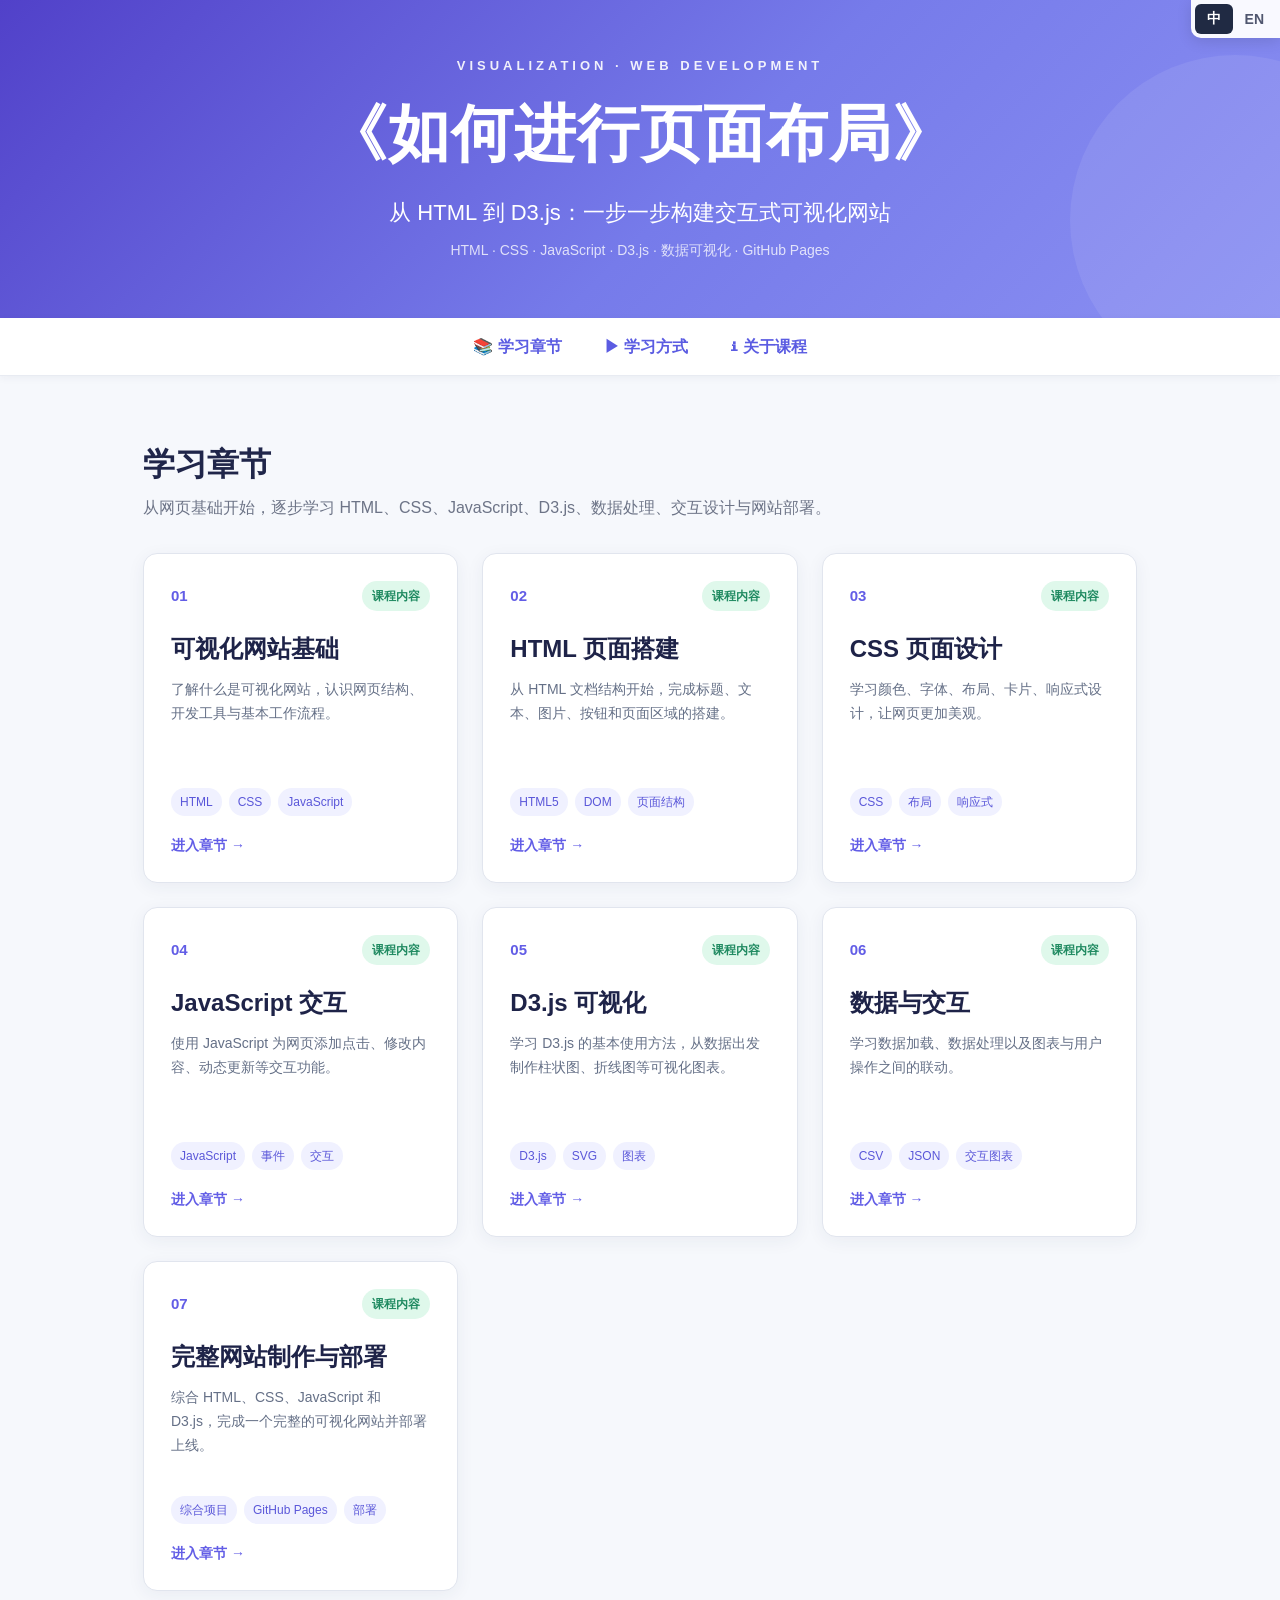
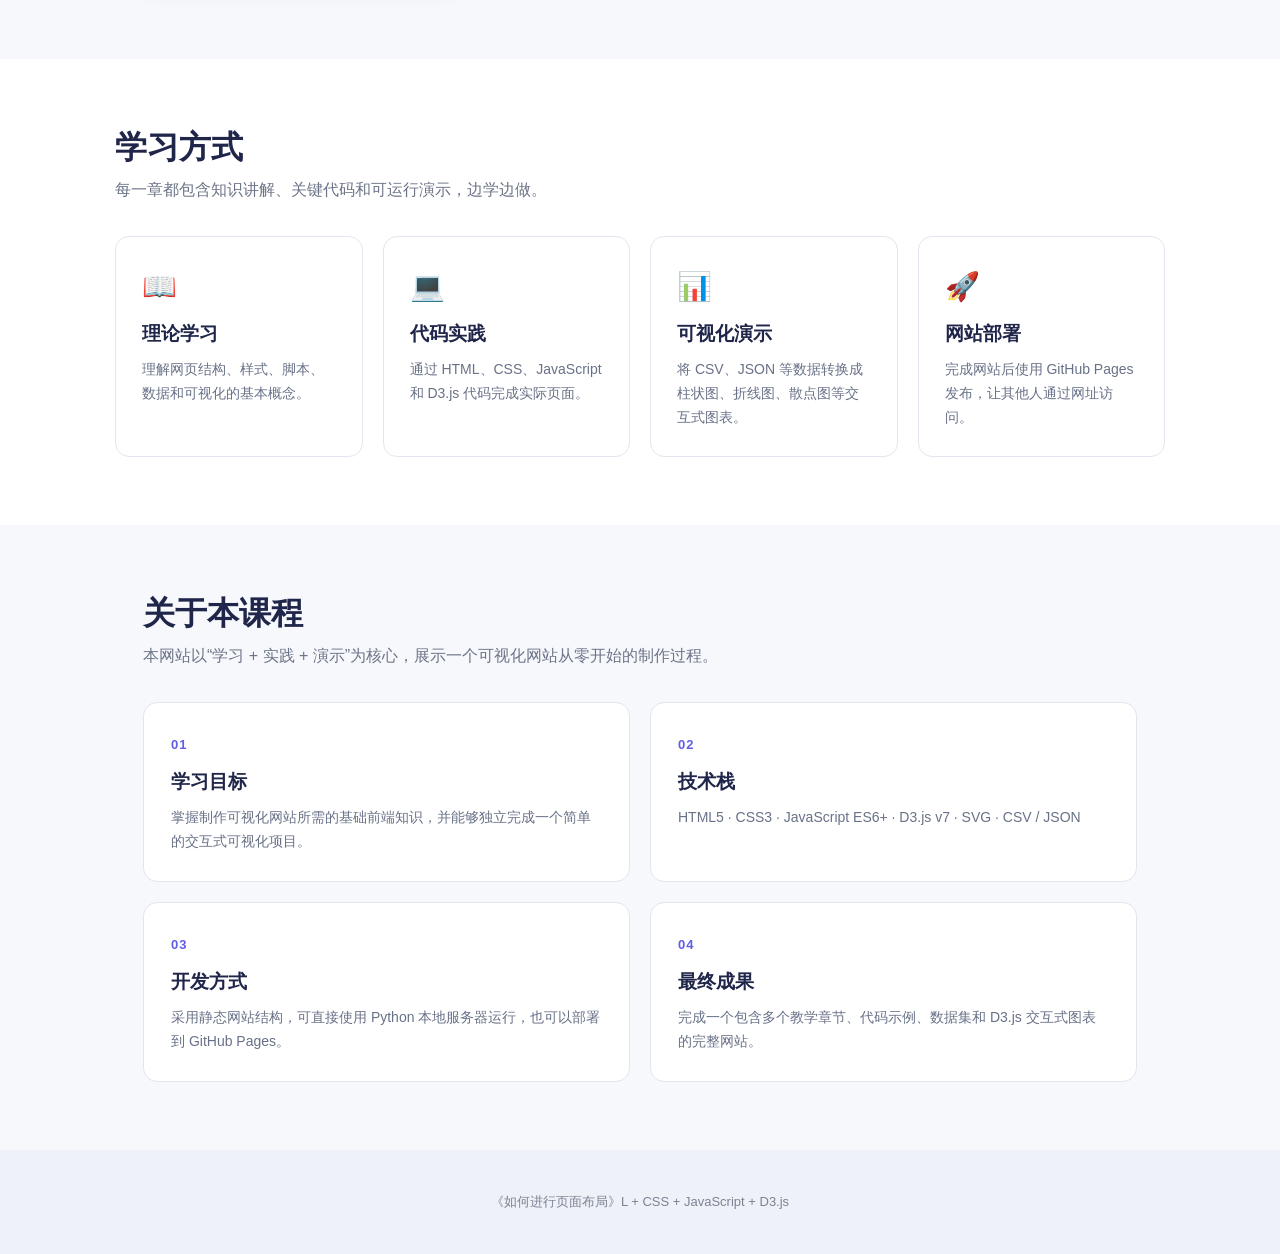
<file: index.html>
<!DOCTYPE html>
<html lang="zh-CN">
<head>
  <meta charset="UTF-8">
  <meta name="viewport" content="width=device-width, initial-scale=1.0">
  <title>如何进行页面布局</title>
  <link rel="stylesheet" href="styles.css">
</head>
<body>

  <!-- 顶部语言切换 -->
  <div class="lang-switch">
    <button id="zhBtn" class="active">中</button>
    <button id="enBtn">EN</button>
  </div>

  <!-- Hero -->
  <header class="hero">
    <div class="hero-content">
      <div class="eyebrow">VISUALIZATION · WEB DEVELOPMENT</div>
      <h1 data-zh="《如何进行页面布局》"
          data-en="How to Create Page Layouts">
        《如何进行页面布局》
      </h1>
      <p class="subtitle"
         data-zh="从 HTML 到 D3.js：一步一步构建交互式可视化网站"
         data-en="From HTML to D3.js: Build an Interactive Visualization Website Step by Step">
        从 HTML 到 D3.js：一步一步构建交互式可视化网站
      </p>
      <p class="meta"
         data-zh="HTML · CSS · JavaScript · D3.js · 数据可视化 · GitHub Pages"
         data-en="HTML · CSS · JavaScript · D3.js · Data Visualization · GitHub Pages">
        HTML · CSS · JavaScript · D3.js · 数据可视化 · GitHub Pages
      </p>
    </div>
  </header>

  <!-- 导航 -->
  <nav class="top-nav">
    <a href="#chapters">📚 <span data-zh="学习章节" data-en="Chapters">学习章节</span></a>
    <a href="#usage">▶ <span data-zh="学习方式" data-en="How to Learn">学习方式</span></a>
    <a href="#about">ℹ <span data-zh="关于课程" data-en="About">关于课程</span></a>
  </nav>

  <main>

    <!-- 章节 -->
    <section id="chapters" class="section">
      <div class="section-heading">
        <h2 data-zh="学习章节" data-en="Learning Chapters">学习章节</h2>
        <p data-zh="从网页基础开始，逐步学习 HTML、CSS、JavaScript、D3.js、数据处理、交互设计与网站部署。"
           data-en="Start from web basics and gradually learn HTML, CSS, JavaScript, D3.js, data processing, interaction design and deployment.">
          从网页基础开始，逐步学习 HTML、CSS、JavaScript、D3.js、数据处理、交互设计与网站部署。
        </p>
      </div>

      <div id="chapterGrid" class="chapter-grid"></div>
    </section>

    <!-- 学习方式 -->
    <section id="usage" class="section light-section">
      <div class="section-heading">
        <h2 data-zh="学习方式" data-en="How to Learn">学习方式</h2>
        <p data-zh="每一章都包含知识讲解、关键代码和可运行演示，边学边做。"
           data-en="Each chapter combines explanations, key code and runnable demonstrations.">
          每一章都包含知识讲解、关键代码和可运行演示，边学边做。
        </p>
      </div>

      <div class="info-grid">
        <article class="info-card">
          <div class="info-icon">📖</div>
          <h3 data-zh="理论学习" data-en="Learn">理论学习</h3>
          <p data-zh="理解网页结构、样式、脚本、数据和可视化的基本概念。"
             data-en="Understand the basics of web structure, styling, scripts, data and visualization.">
            理解网页结构、样式、脚本、数据和可视化的基本概念。
          </p>
        </article>

        <article class="info-card">
          <div class="info-icon">💻</div>
          <h3 data-zh="代码实践" data-en="Code Practice">代码实践</h3>
          <p data-zh="通过 HTML、CSS、JavaScript 和 D3.js 代码完成实际页面。"
             data-en="Build real pages with HTML, CSS, JavaScript and D3.js.">
            通过 HTML、CSS、JavaScript 和 D3.js 代码完成实际页面。
          </p>
        </article>

        <article class="info-card">
          <div class="info-icon">📊</div>
          <h3 data-zh="可视化演示" data-en="Visualization">可视化演示</h3>
          <p data-zh="将 CSV、JSON 等数据转换成柱状图、折线图、散点图等交互式图表。"
             data-en="Turn CSV and JSON data into interactive charts such as bars, lines and scatter plots.">
            将 CSV、JSON 等数据转换成柱状图、折线图、散点图等交互式图表。
          </p>
        </article>

        <article class="info-card">
          <div class="info-icon">🚀</div>
          <h3 data-zh="网站部署" data-en="Deployment">网站部署</h3>
          <p data-zh="完成网站后使用 GitHub Pages 发布，让其他人通过网址访问。"
             data-en="Publish the finished website with GitHub Pages so others can access it online.">
            完成网站后使用 GitHub Pages 发布，让其他人通过网址访问。
          </p>
        </article>
      </div>
    </section>

    <!-- 关于 -->
    <section id="about" class="section">
      <div class="section-heading">
        <h2 data-zh="关于本课程" data-en="About This Course">关于本课程</h2>
        <p data-zh="本网站以“学习 + 实践 + 演示”为核心，展示一个可视化网站从零开始的制作过程。"
           data-en="This course combines learning, practice and demonstrations to show how a visualization website is built from scratch.">
          本网站以“学习 + 实践 + 演示”为核心，展示一个可视化网站从零开始的制作过程。
        </p>
      </div>

      <div class="about-grid">
        <article class="about-card">
          <span class="about-label">01</span>
          <h3 data-zh="学习目标" data-en="Learning Goals">学习目标</h3>
          <p data-zh="掌握制作可视化网站所需的基础前端知识，并能够独立完成一个简单的交互式可视化项目。"
             data-en="Master the frontend basics needed for visualization websites and build a simple interactive visualization project independently.">
            掌握制作可视化网站所需的基础前端知识，并能够独立完成一个简单的交互式可视化项目。
          </p>
        </article>

        <article class="about-card">
          <span class="about-label">02</span>
          <h3 data-zh="技术栈" data-en="Technology Stack">技术栈</h3>
          <p>HTML5 · CSS3 · JavaScript ES6+ · D3.js v7 · SVG · CSV / JSON</p>
        </article>

        <article class="about-card">
          <span class="about-label">03</span>
          <h3 data-zh="开发方式" data-en="Development">开发方式</h3>
          <p data-zh="采用静态网站结构，可直接使用 Python 本地服务器运行，也可以部署到 GitHub Pages。"
             data-en="Use a static website structure that can run with a local Python server and be deployed to GitHub Pages.">
            采用静态网站结构，可直接使用 Python 本地服务器运行，也可以部署到 GitHub Pages。
          </p>
        </article>

        <article class="about-card">
          <span class="about-label">04</span>
          <h3 data-zh="最终成果" data-en="Final Project">最终成果</h3>
          <p data-zh="完成一个包含多个教学章节、代码示例、数据集和 D3.js 交互式图表的完整网站。"
             data-en="Build a complete website with learning chapters, code examples, datasets and interactive D3.js charts.">
            完成一个包含多个教学章节、代码示例、数据集和 D3.js 交互式图表的完整网站。
          </p>
        </article>
      </div>
    </section>

  </main>

  <footer>
    <p>《如何进行页面布局》L + CSS + JavaScript + D3.js</p>
  </footer>

  <script src="main.js"></script>
</body>
</html>
</file>
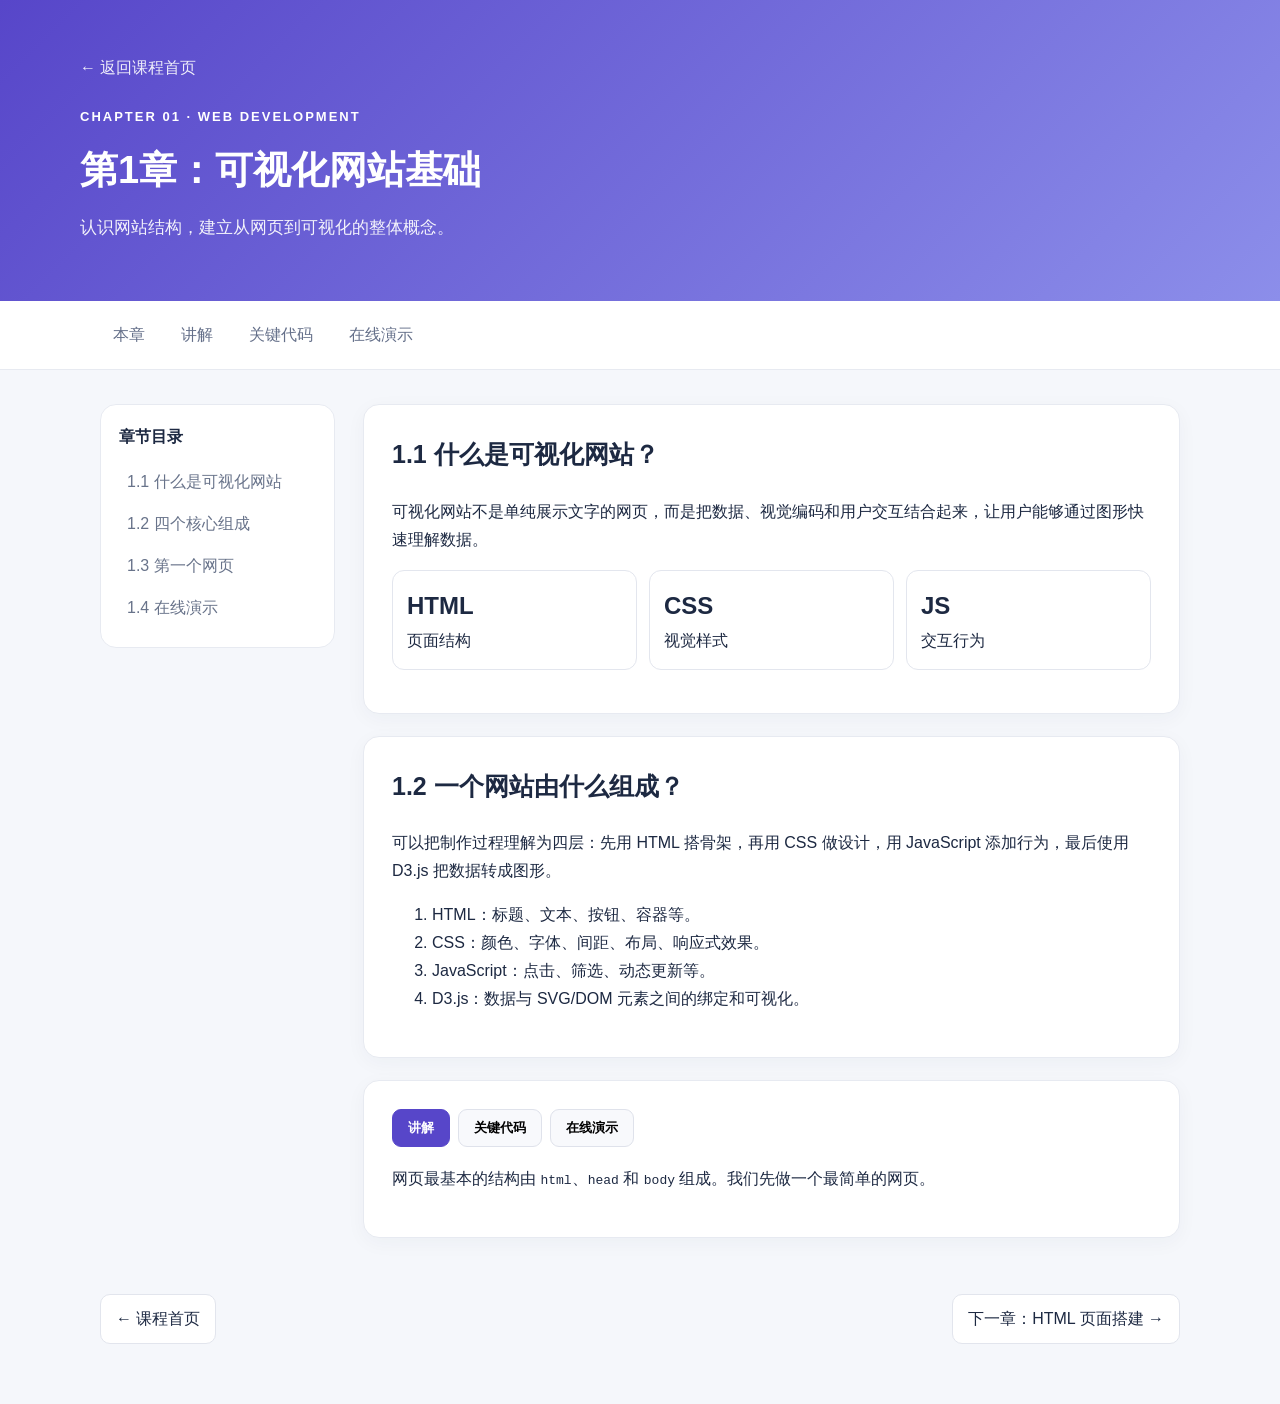
<file: lesson-01/index.html>
<!DOCTYPE html>
<html lang="zh-CN">
<head><meta charset="UTF-8"><meta name="viewport" content="width=device-width, initial-scale=1.0"><title>第1章：可视化网站基础</title><link rel="stylesheet" href="../lesson.css"></head>
<body>
<header class="lesson-hero"><div class="lesson-hero-inner"><a class="back-link" href="../index.html">← 返回课程首页</a><div class="eyebrow">CHAPTER 01 · WEB DEVELOPMENT</div><h1>第1章：可视化网站基础</h1><p>认识网站结构，建立从网页到可视化的整体概念。</p></div></header>
<nav class="lesson-nav"><div class="lesson-nav-inner"><a href="index.html">本章</a><a href="#learn">讲解</a><a href="#code">关键代码</a><a href="#demo">在线演示</a></div></nav>
<div class="lesson-layout"><aside class="side"><strong>章节目录</strong><a href="#learn">1.1 什么是可视化网站</a><a href="#parts">1.2 四个核心组成</a><a href="#code">1.3 第一个网页</a><a href="#demo">1.4 在线演示</a></aside>
<main class="content">
<section class="panel" id="learn"><h2>1.1 什么是可视化网站？</h2><p>可视化网站不是单纯展示文字的网页，而是把数据、视觉编码和用户交互结合起来，让用户能够通过图形快速理解数据。</p><div class="metric-grid"><div class="metric"><b>HTML</b>页面结构</div><div class="metric"><b>CSS</b>视觉样式</div><div class="metric"><b>JS</b>交互行为</div></div></section>
<section class="panel" id="parts"><h2>1.2 一个网站由什么组成？</h2><p>可以把制作过程理解为四层：先用 HTML 搭骨架，再用 CSS 做设计，用 JavaScript 添加行为，最后使用 D3.js 把数据转成图形。</p><ol><li>HTML：标题、文本、按钮、容器等。</li><li>CSS：颜色、字体、间距、布局、响应式效果。</li><li>JavaScript：点击、筛选、动态更新等。</li><li>D3.js：数据与 SVG/DOM 元素之间的绑定和可视化。</li></ol></section>
<section class="panel" id="code"><div class="tabs"><button class="tab-btn active">讲解</button><button class="tab-btn">关键代码</button><button class="tab-btn">在线演示</button></div>
<div class="tab-panel active"><p>网页最基本的结构由 <code>html</code>、<code>head</code> 和 <code>body</code> 组成。我们先做一个最简单的网页。</p></div>
<div class="tab-panel"><pre><code>&lt;!DOCTYPE html&gt;
&lt;html&gt;
&lt;head&gt;
  &lt;title&gt;我的第一个网站&lt;/title&gt;
&lt;/head&gt;
&lt;body&gt;
  &lt;h1&gt;我的可视化网站&lt;/h1&gt;
  &lt;p&gt;这是我的第一个网页。&lt;/p&gt;
&lt;/body&gt;
&lt;/html&gt;</code></pre></div>
<div class="tab-panel"><div class="demo"><p>在下面输入标题：</p><input id="demo1Input" value="我的第一个可视化网站"><button id="demo1Btn">更新标题</button><div class="demo-result"><h2 id="demo1Title">我的第一个可视化网站</h2><p>这是一个简单的网页预览。</p></div></div></div></section>
</main></div>
<div class="footer-nav"><a href="../index.html">← 课程首页</a><a href="../lesson-02/index.html">下一章：HTML 页面搭建 →</a></div>
<script src="../lesson.js"></script></body></html>
</file>
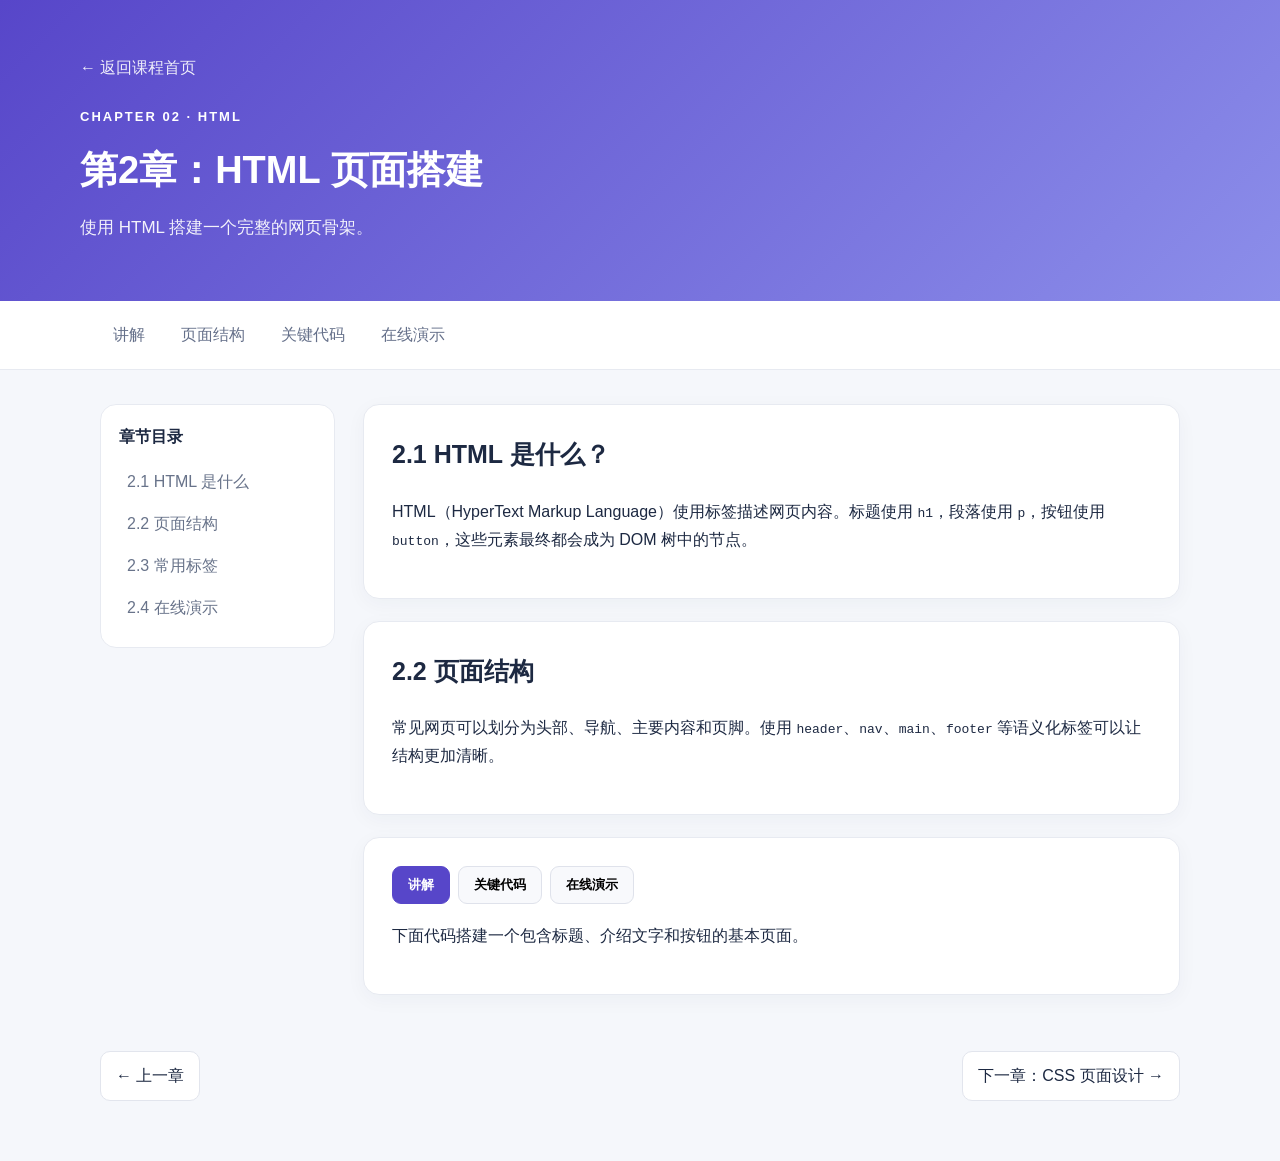
<file: lesson-02/index.html>
<!DOCTYPE html>
<html lang="zh-CN">
<head><meta charset="UTF-8"><meta name="viewport" content="width=device-width, initial-scale=1.0"><title>第2章：HTML 页面搭建</title><link rel="stylesheet" href="../lesson.css"></head>
<body>
<header class="lesson-hero"><div class="lesson-hero-inner"><a class="back-link" href="../index.html">← 返回课程首页</a><div class="eyebrow">CHAPTER 02 · HTML</div><h1>第2章：HTML 页面搭建</h1><p>使用 HTML 搭建一个完整的网页骨架。</p></div></header>
<nav class="lesson-nav"><div class="lesson-nav-inner"><a href="#learn">讲解</a><a href="#structure">页面结构</a><a href="#code">关键代码</a><a href="#demo">在线演示</a></div></nav>
<div class="lesson-layout"><aside class="side"><strong>章节目录</strong><a href="#learn">2.1 HTML 是什么</a><a href="#structure">2.2 页面结构</a><a href="#code">2.3 常用标签</a><a href="#demo">2.4 在线演示</a></aside>
<main class="content">
<section class="panel" id="learn"><h2>2.1 HTML 是什么？</h2><p>HTML（HyperText Markup Language）使用标签描述网页内容。标题使用 <code>h1</code>，段落使用 <code>p</code>，按钮使用 <code>button</code>，这些元素最终都会成为 DOM 树中的节点。</p></section>
<section class="panel" id="structure"><h2>2.2 页面结构</h2><p>常见网页可以划分为头部、导航、主要内容和页脚。使用 <code>header</code>、<code>nav</code>、<code>main</code>、<code>footer</code> 等语义化标签可以让结构更加清晰。</p></section>
<section class="panel" id="code"><div class="tabs"><button class="tab-btn active">讲解</button><button class="tab-btn">关键代码</button><button class="tab-btn">在线演示</button></div>
<div class="tab-panel active"><p>下面代码搭建一个包含标题、介绍文字和按钮的基本页面。</p></div>
<div class="tab-panel"><pre><code>&lt;main&gt;
  &lt;h1&gt;数据可视化&lt;/h1&gt;
  &lt;p&gt;用图表讲述数据故事。&lt;/p&gt;
  &lt;button&gt;开始学习&lt;/button&gt;
&lt;/main&gt;</code></pre></div>
<div class="tab-panel"><div class="demo"><div class="preview-card" id="demo2Box"><h3>我的网页</h3><p>这里是一段网页内容。</p></div><div class="demo-actions"><button id="demo2Btn">动态添加内容</button></div></div></div></section>
</main></div>
<div class="footer-nav"><a href="../lesson-01/index.html">← 上一章</a><a href="../lesson-03/index.html">下一章：CSS 页面设计 →</a></div>
<script src="../lesson.js"></script></body></html>
</file>
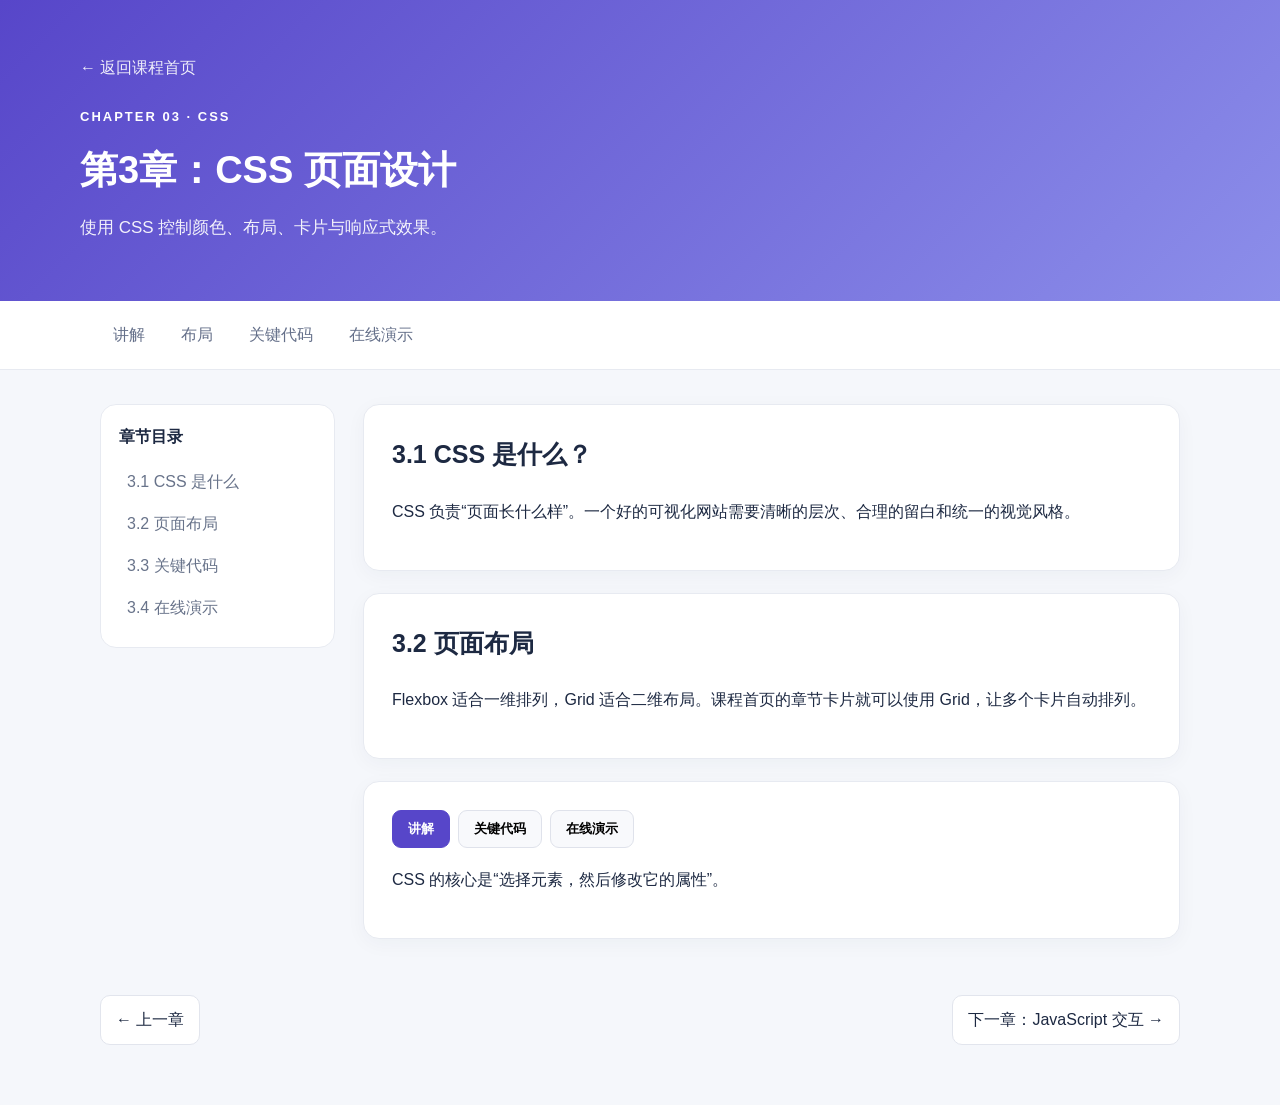
<file: lesson-03/index.html>
<!DOCTYPE html>
<html lang="zh-CN">
<head><meta charset="UTF-8"><meta name="viewport" content="width=device-width, initial-scale=1.0"><title>第3章：CSS 页面设计</title><link rel="stylesheet" href="../lesson.css"></head>
<body>
<header class="lesson-hero"><div class="lesson-hero-inner"><a class="back-link" href="../index.html">← 返回课程首页</a><div class="eyebrow">CHAPTER 03 · CSS</div><h1>第3章：CSS 页面设计</h1><p>使用 CSS 控制颜色、布局、卡片与响应式效果。</p></div></header>
<nav class="lesson-nav"><div class="lesson-nav-inner"><a href="#learn">讲解</a><a href="#layout">布局</a><a href="#code">关键代码</a><a href="#demo">在线演示</a></div></nav>
<div class="lesson-layout"><aside class="side"><strong>章节目录</strong><a href="#learn">3.1 CSS 是什么</a><a href="#layout">3.2 页面布局</a><a href="#code">3.3 关键代码</a><a href="#demo">3.4 在线演示</a></aside>
<main class="content">
<section class="panel" id="learn"><h2>3.1 CSS 是什么？</h2><p>CSS 负责“页面长什么样”。一个好的可视化网站需要清晰的层次、合理的留白和统一的视觉风格。</p></section>
<section class="panel" id="layout"><h2>3.2 页面布局</h2><p>Flexbox 适合一维排列，Grid 适合二维布局。课程首页的章节卡片就可以使用 Grid，让多个卡片自动排列。</p></section>
<section class="panel" id="code"><div class="tabs"><button class="tab-btn active">讲解</button><button class="tab-btn">关键代码</button><button class="tab-btn">在线演示</button></div>
<div class="tab-panel active"><p>CSS 的核心是“选择元素，然后修改它的属性”。</p></div>
<div class="tab-panel"><pre><code>.card {
  background: white;
  border-radius: 16px;
  padding: 24px;
  border: 1px solid #e5e7ef;
}

.grid {
  display: grid;
  grid-template-columns: repeat(3, 1fr);
  gap: 20px;
}</code></pre></div>
<div class="tab-panel"><div class="demo"><p>点击按钮改变预览区域颜色：</p><div id="demo3Box" class="color-box"></div><div class="demo-actions"><button data-color="#5746c9">紫色</button><button data-color="#2b8a78">绿色</button><button data-color="#d97706">橙色</button><button data-color="#2d5f9a">蓝色</button></div></div></div></section>
</main></div>
<div class="footer-nav"><a href="../lesson-02/index.html">← 上一章</a><a href="../lesson-04/index.html">下一章：JavaScript 交互 →</a></div>
<script src="../lesson.js"></script></body></html>
</file>
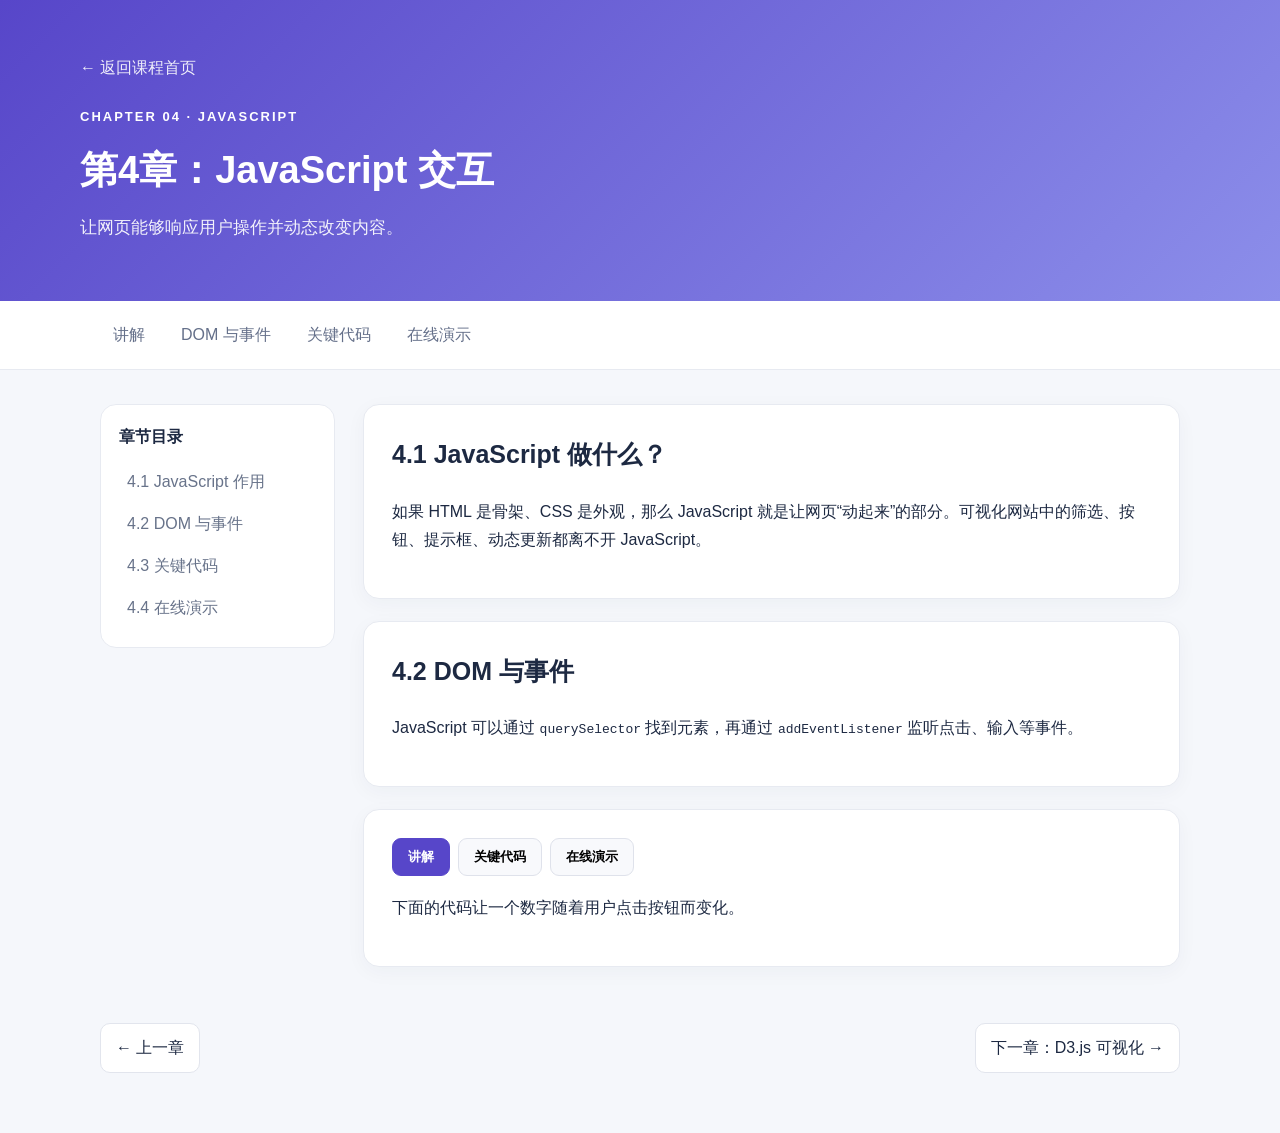
<file: lesson-04/index.html>
<!DOCTYPE html>
<html lang="zh-CN">
<head><meta charset="UTF-8"><meta name="viewport" content="width=device-width, initial-scale=1.0"><title>第4章：JavaScript 交互</title><link rel="stylesheet" href="../lesson.css"></head>
<body>
<header class="lesson-hero"><div class="lesson-hero-inner"><a class="back-link" href="../index.html">← 返回课程首页</a><div class="eyebrow">CHAPTER 04 · JAVASCRIPT</div><h1>第4章：JavaScript 交互</h1><p>让网页能够响应用户操作并动态改变内容。</p></div></header>
<nav class="lesson-nav"><div class="lesson-nav-inner"><a href="#learn">讲解</a><a href="#dom">DOM 与事件</a><a href="#code">关键代码</a><a href="#demo">在线演示</a></div></nav>
<div class="lesson-layout"><aside class="side"><strong>章节目录</strong><a href="#learn">4.1 JavaScript 作用</a><a href="#dom">4.2 DOM 与事件</a><a href="#code">4.3 关键代码</a><a href="#demo">4.4 在线演示</a></aside>
<main class="content">
<section class="panel" id="learn"><h2>4.1 JavaScript 做什么？</h2><p>如果 HTML 是骨架、CSS 是外观，那么 JavaScript 就是让网页“动起来”的部分。可视化网站中的筛选、按钮、提示框、动态更新都离不开 JavaScript。</p></section>
<section class="panel" id="dom"><h2>4.2 DOM 与事件</h2><p>JavaScript 可以通过 <code>querySelector</code> 找到元素，再通过 <code>addEventListener</code> 监听点击、输入等事件。</p></section>
<section class="panel" id="code"><div class="tabs"><button class="tab-btn active">讲解</button><button class="tab-btn">关键代码</button><button class="tab-btn">在线演示</button></div>
<div class="tab-panel active"><p>下面的代码让一个数字随着用户点击按钮而变化。</p></div>
<div class="tab-panel"><pre><code>let count = 0;

button.addEventListener("click", () => {
  count += 1;
  output.textContent = count;
});</code></pre></div>
<div class="tab-panel"><div class="demo"><h3>点击计数器</h3><div class="demo-result"><b id="counterValue">0</b></div><div class="demo-actions"><button data-counter="-1">-1</button><button data-counter="1">+1</button><button data-counter="5">+5</button></div></div></div></section>
</main></div>
<div class="footer-nav"><a href="../lesson-03/index.html">← 上一章</a><a href="../lesson-05/index.html">下一章：D3.js 可视化 →</a></div>
<script src="../lesson.js"></script></body></html>
</file>
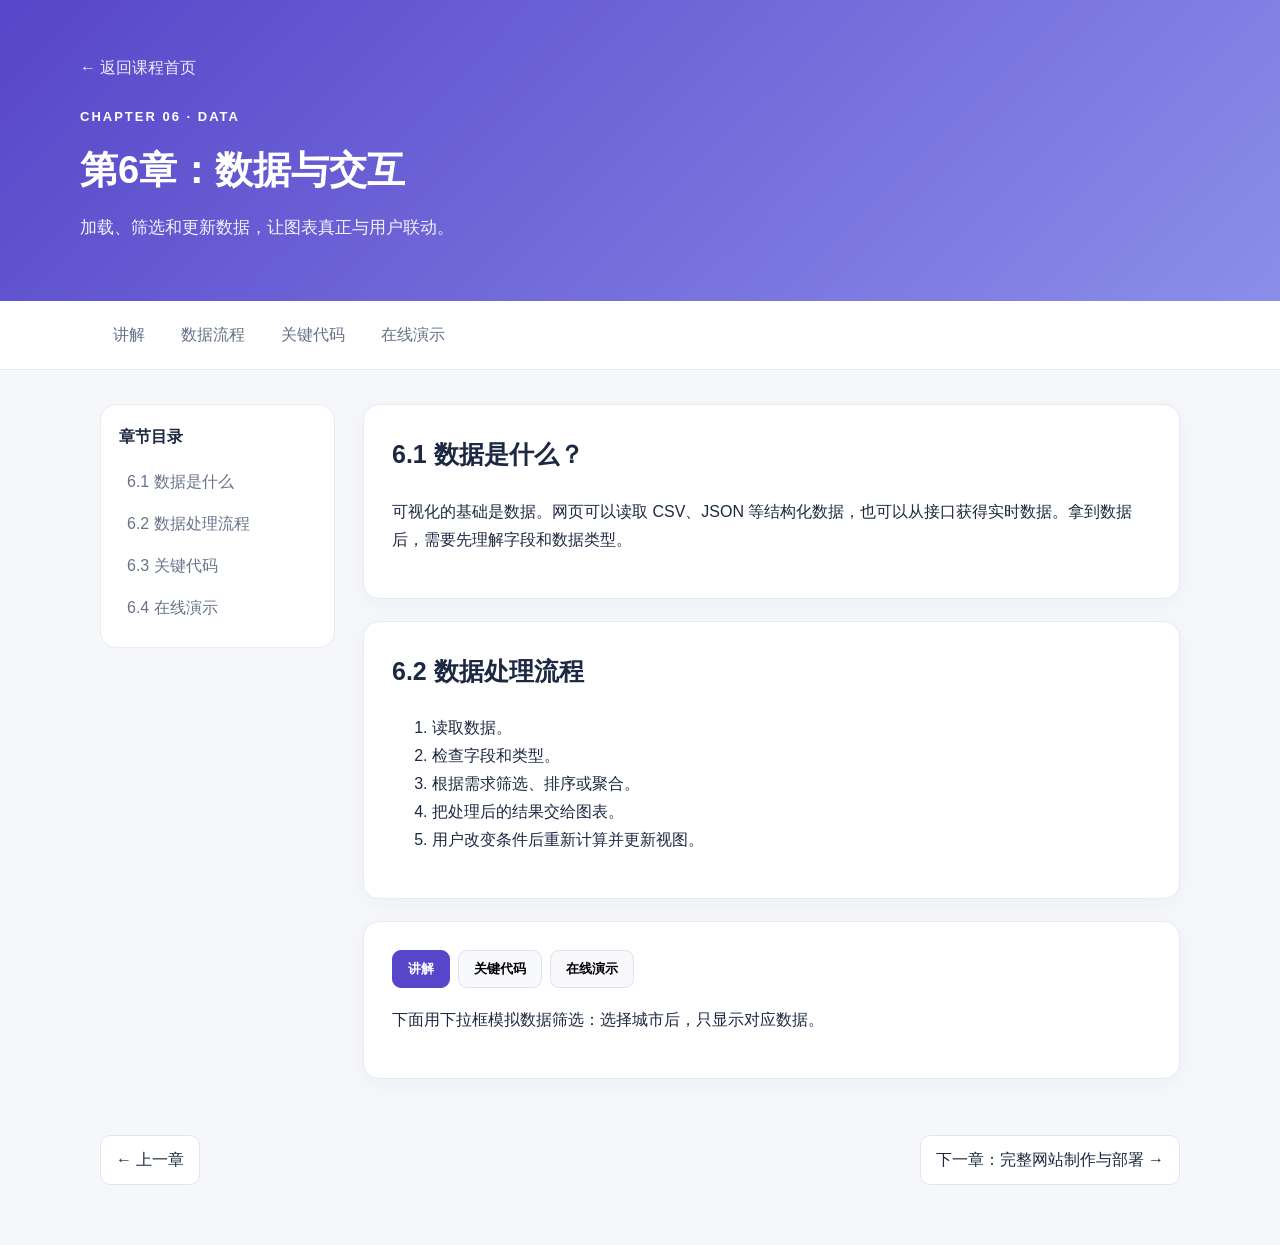
<file: lesson-06/index.html>
<!DOCTYPE html>
<html lang="zh-CN">
<head><meta charset="UTF-8"><meta name="viewport" content="width=device-width, initial-scale=1.0"><title>第6章：数据与交互</title><link rel="stylesheet" href="../lesson.css"></head>
<body>
<header class="lesson-hero"><div class="lesson-hero-inner"><a class="back-link" href="../index.html">← 返回课程首页</a><div class="eyebrow">CHAPTER 06 · DATA</div><h1>第6章：数据与交互</h1><p>加载、筛选和更新数据，让图表真正与用户联动。</p></div></header>
<nav class="lesson-nav"><div class="lesson-nav-inner"><a href="#learn">讲解</a><a href="#flow">数据流程</a><a href="#code">关键代码</a><a href="#demo">在线演示</a></div></nav>
<div class="lesson-layout"><aside class="side"><strong>章节目录</strong><a href="#learn">6.1 数据是什么</a><a href="#flow">6.2 数据处理流程</a><a href="#code">6.3 关键代码</a><a href="#demo">6.4 在线演示</a></aside>
<main class="content">
<section class="panel" id="learn"><h2>6.1 数据是什么？</h2><p>可视化的基础是数据。网页可以读取 CSV、JSON 等结构化数据，也可以从接口获得实时数据。拿到数据后，需要先理解字段和数据类型。</p></section>
<section class="panel" id="flow"><h2>6.2 数据处理流程</h2><ol><li>读取数据。</li><li>检查字段和类型。</li><li>根据需求筛选、排序或聚合。</li><li>把处理后的结果交给图表。</li><li>用户改变条件后重新计算并更新视图。</li></ol></section>
<section class="panel" id="code"><div class="tabs"><button class="tab-btn active">讲解</button><button class="tab-btn">关键代码</button><button class="tab-btn">在线演示</button></div>
<div class="tab-panel active"><p>下面用下拉框模拟数据筛选：选择城市后，只显示对应数据。</p></div>
<div class="tab-panel"><pre><code>const rows = data.filter(d =&gt; d.name === selected);

result.innerHTML = rows
  .map(d =&gt; `&lt;p&gt;${d.name}：${d.value}&lt;/p&gt;`)
  .join("");</code></pre></div>
<div class="tab-panel"><div class="demo"><label>选择城市：</label><select id="cityFilter"><option value="all">全部</option><option>北京</option><option>上海</option><option>广州</option><option>深圳</option><option>杭州</option></select><div id="filterResult" class="demo-result"></div></div></div></section>
</main></div>
<div class="footer-nav"><a href="../lesson-05/index.html">← 上一章</a><a href="../lesson-07/index.html">下一章：完整网站制作与部署 →</a></div>
<script src="../lesson.js"></script></body></html>
</file>
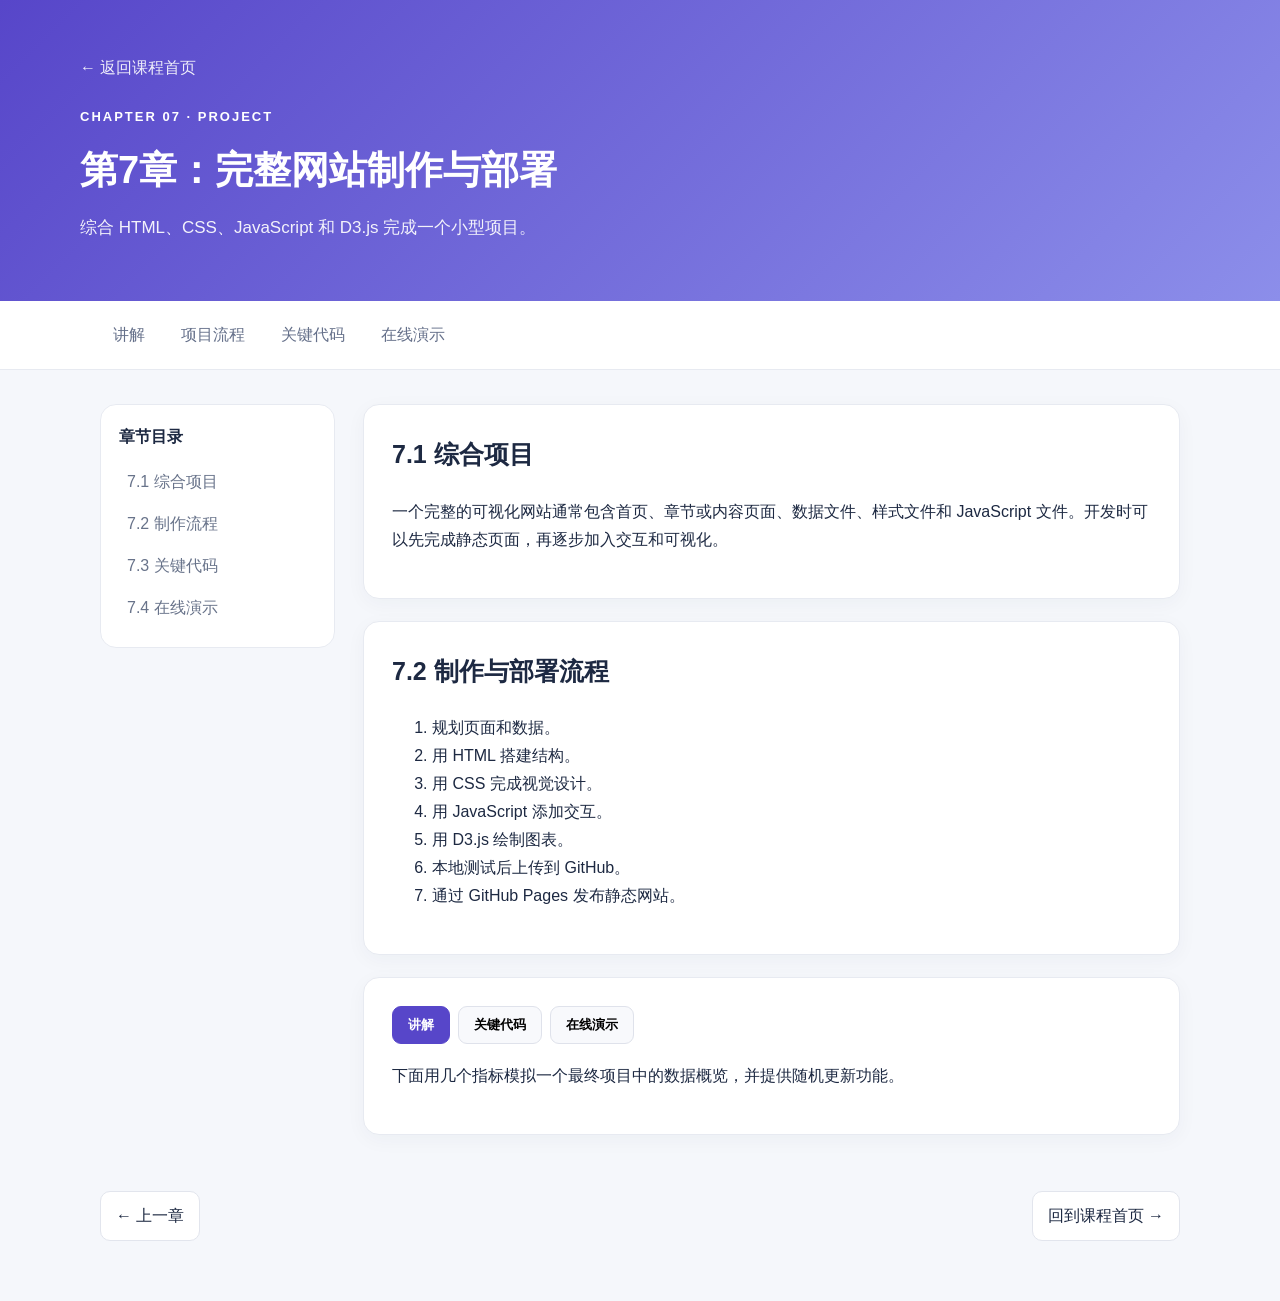
<file: lesson-07/index.html>
<!DOCTYPE html>
<html lang="zh-CN">
<head><meta charset="UTF-8"><meta name="viewport" content="width=device-width, initial-scale=1.0"><title>第7章：完整网站制作与部署</title><link rel="stylesheet" href="../lesson.css"></head>
<body>
<header class="lesson-hero"><div class="lesson-hero-inner"><a class="back-link" href="../index.html">← 返回课程首页</a><div class="eyebrow">CHAPTER 07 · PROJECT</div><h1>第7章：完整网站制作与部署</h1><p>综合 HTML、CSS、JavaScript 和 D3.js 完成一个小型项目。</p></div></header>
<nav class="lesson-nav"><div class="lesson-nav-inner"><a href="#learn">讲解</a><a href="#flow">项目流程</a><a href="#code">关键代码</a><a href="#demo">在线演示</a></div></nav>
<div class="lesson-layout"><aside class="side"><strong>章节目录</strong><a href="#learn">7.1 综合项目</a><a href="#flow">7.2 制作流程</a><a href="#code">7.3 关键代码</a><a href="#demo">7.4 在线演示</a></aside>
<main class="content">
<section class="panel" id="learn"><h2>7.1 综合项目</h2><p>一个完整的可视化网站通常包含首页、章节或内容页面、数据文件、样式文件和 JavaScript 文件。开发时可以先完成静态页面，再逐步加入交互和可视化。</p></section>
<section class="panel" id="flow"><h2>7.2 制作与部署流程</h2><ol><li>规划页面和数据。</li><li>用 HTML 搭建结构。</li><li>用 CSS 完成视觉设计。</li><li>用 JavaScript 添加交互。</li><li>用 D3.js 绘制图表。</li><li>本地测试后上传到 GitHub。</li><li>通过 GitHub Pages 发布静态网站。</li></ol></section>
<section class="panel" id="code"><div class="tabs"><button class="tab-btn active">讲解</button><button class="tab-btn">关键代码</button><button class="tab-btn">在线演示</button></div>
<div class="tab-panel active"><p>下面用几个指标模拟一个最终项目中的数据概览，并提供随机更新功能。</p></div>
<div class="tab-panel"><pre><code>const average = values.reduce((a, b) =&gt; a + b, 0) / values.length;
const maximum = Math.max(...values);
const minimum = Math.min(...values);

document.querySelector("#average").textContent = average;</code></pre></div>
<div class="tab-panel"><div class="demo"><h3>最终项目数据概览</h3><div class="metric-grid"><div class="metric">平均值<b id="projectAvg">-</b></div><div class="metric">最大值<b id="projectMax">-</b></div><div class="metric">最小值<b id="projectMin">-</b></div></div><button id="randomizeProject">生成一组新数据</button></div></div></section>
</main></div>
<div class="footer-nav"><a href="../lesson-06/index.html">← 上一章</a><a href="../index.html">回到课程首页 →</a></div>
<script src="../lesson.js"></script></body></html>
</file>
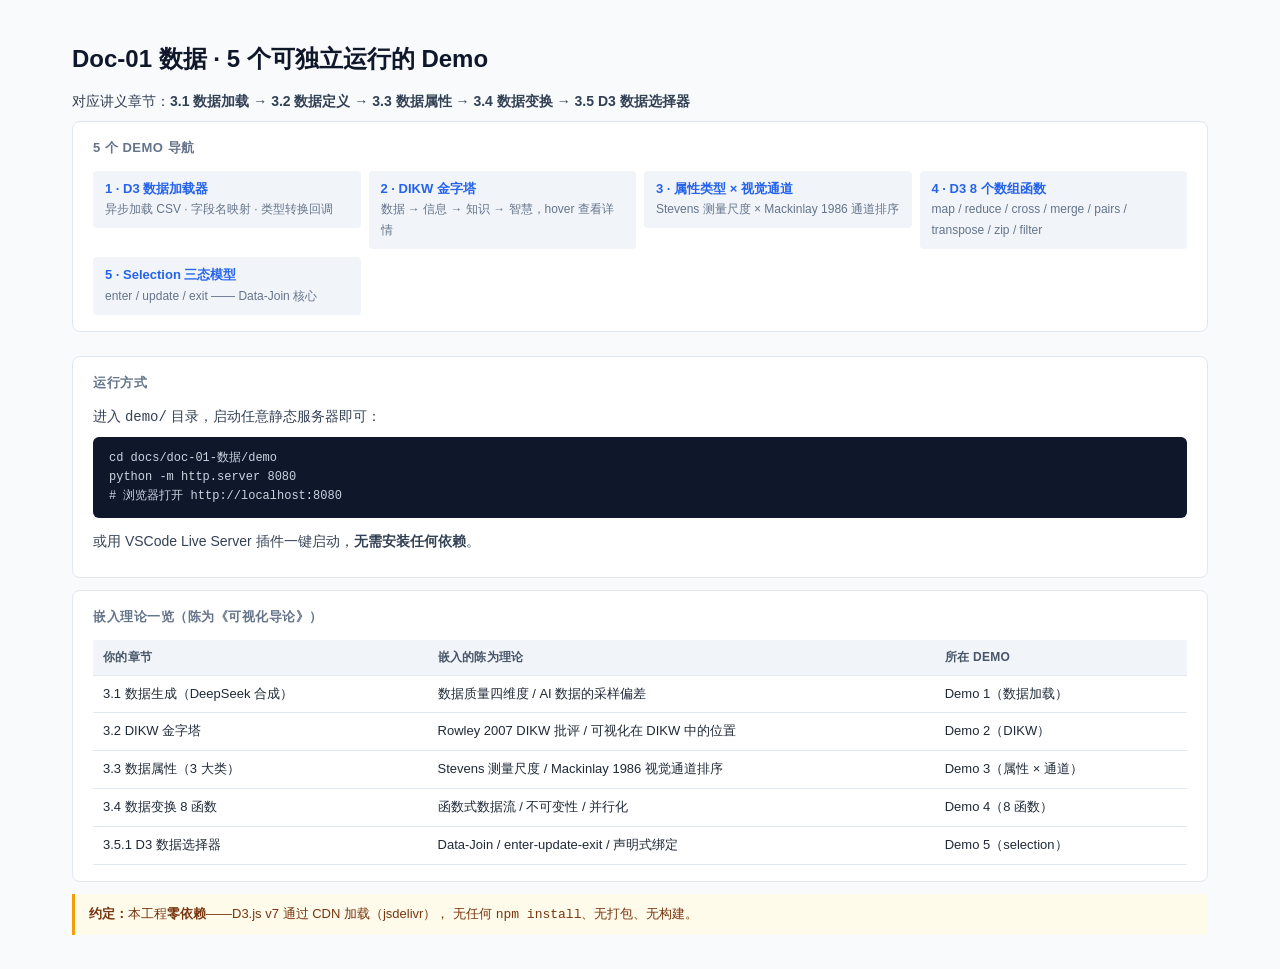
<file: lesson-01/demo/index.html>
<!DOCTYPE html>
<html lang="zh-CN" data-page-node-id="5l5qYVzvGgDfKxyJ7fT9Gm">
<head data-page-node-id="dEpHJBa1KaG08yR93Ch75h">
  <meta charset="UTF-8" data-page-node-id="tUS8PrAOcyFIqSTrNnlk6Q" />
  <title>Doc-01 数据 · Demo 总览</title>
  <link rel="stylesheet" href="./styles.css" data-page-node-id="tzuxVg81UGhGpOG7EvILLV" />
</head>
<body data-page-node-id="hP0iOvBFWBFXxDRURMb78W">
  <h1 data-page-node-id="Ilv5jkg1fsvyfUQPn3LaPP">Doc-01 数据 · 5 个可独立运行的 Demo</h1>
  <p data-page-node-id="ZKcvBrEe2jdlZVSIc0CRCu">
    对应讲义章节：<strong data-page-node-id="AfTjTnVxV0Cj4QhfHwKvjV">3.1 数据加载 → 3.2 数据定义 → 3.3 数据属性 → 3.4 数据变换 → 3.5 D3 数据选择器</strong>
  </p>

  <div class="demo-nav" data-page-node-id="VhH5EKZCAOYIsouROF6Rsm">
    <div class="panel-title" data-page-node-id="L94UzDnzmhJ31NEbcSizly">5 个 Demo 导航</div>
    <ul data-page-node-id="iYe8rAmEwWfoKgW4jGSLOd">
      <li data-page-node-id="g4nAapKJQHvEct8ICxT5yu"><a href="./01-data-loader/index.html" data-page-node-id="ali038xLFX32Cq7XDrbG40">
        <strong data-page-node-id="3BYflt2WCWODBxRwivQ5N9">1 · D3 数据加载器</strong><br data-page-node-id="3BU5wfw344nlvkhYFRRgWp"/>
        <span style="color:#64748b; font-size:12px;" data-page-node-id="3MwysItujG9pydHn4dLmEy">异步加载 CSV · 字段名映射 · 类型转换回调</span>
      </a></li>
      <li data-page-node-id="a2DLXDCo8ZhUDrr1c7jxgU"><a href="./02-dikw-pyramid/index.html" data-page-node-id="Cf2Nd9HzxRBKham4ntoFoK">
        <strong data-page-node-id="3abPs9YqKprAFGdTyQDgQn">2 · DIKW 金字塔</strong><br data-page-node-id="ZSvi0Nrmc7Hz4xIB5ogLVw"/>
        <span style="color:#64748b; font-size:12px;" data-page-node-id="bmJvhbDAXO7HazJRBmrLHw">数据 → 信息 → 知识 → 智慧，hover 查看详情</span>
      </a></li>
      <li data-page-node-id="xhXu798ESHLElHDWCp1jET"><a href="./03-attribute-types/index.html" data-page-node-id="UCWQpYsd3HK2E1nVSEAhjU">
        <strong data-page-node-id="j0pn4uu8gJkok2GDLgUsk3">3 · 属性类型 × 视觉通道</strong><br data-page-node-id="4bqBqlq2EvozizhPSlA0YZ"/>
        <span style="color:#64748b; font-size:12px;" data-page-node-id="4L5PSwzBA2mE21su88hLTx">Stevens 测量尺度 × Mackinlay 1986 通道排序</span>
      </a></li>
      <li data-page-node-id="fPvnJipvP1Qho3UTUlU42x"><a href="./04-d3-array-ops/index.html" data-page-node-id="THIQoQNgAeOUlLWDbHTgx8">
        <strong data-page-node-id="6Fodq6EYv4BF20LjvB8n8F">4 · D3 8 个数组函数</strong><br data-page-node-id="eiRtA0CBhWEDBb4bJ2VrhJ"/>
        <span style="color:#64748b; font-size:12px;" data-page-node-id="bC9GqU2gm6d2E1lWacDSG8">map / reduce / cross / merge / pairs / transpose / zip / filter</span>
      </a></li>
      <li data-page-node-id="ZA866nBbsCruOLswPwp7eT"><a href="./05-selectors/index.html" data-page-node-id="Cv6fYe3rFw7Svj5Ob8tzyw">
        <strong data-page-node-id="EFgb6i5GIwb5GHQ5EUpTzl">5 · Selection 三态模型</strong><br data-page-node-id="yAuaCIzBsGGQ3nLzDrqfou"/>
        <span style="color:#64748b; font-size:12px;" data-page-node-id="5Vha29VxRlaGYRMB6KPT8A">enter / update / exit —— Data-Join 核心</span>
      </a></li>
    </ul>
  </div>

  <div class="panel" data-page-node-id="XqVVU8mfidoDtUmslaM6oN">
    <div class="panel-title" data-page-node-id="TLomWkbJEJtdrGDJZ18HEX">运行方式</div>
    <p data-page-node-id="Q2NpQ2s7DI4sMCXwNCvqTD">进入 <code data-page-node-id="iwTTAsE2G0L78URqZ5f2mc">demo/</code> 目录，启动任意静态服务器即可：</p>
    <div class="console" data-page-node-id="OVIEb9BUmRn927cSG7cPxu">cd docs/doc-01-数据/demo
python -m http.server 8080
# 浏览器打开 http://localhost:8080</div>
    <p style="margin-top: 12px;" data-page-node-id="PqjX0MwbrjAtYrGbnzZ6yl">
      或用 VSCode Live Server 插件一键启动，<strong data-page-node-id="1mPFUp0gyWGjw51sw464QI">无需安装任何依赖</strong>。
    </p>
  </div>

  <div class="panel" data-page-node-id="UYUahz3FRb3lC8JugILWAW">
    <div class="panel-title" data-page-node-id="uNJmI7YLerOyhu06b8MV2L">嵌入理论一览（陈为《可视化导论》）</div>
    <table data-page-node-id="9vKkxrZt2QkRMlwAFV6ZAF">
      <thead data-page-node-id="mfrMcUaVkCgZdZ2OhM2mUu">
        <tr data-page-node-id="KhCwEq7UBQEDAWxZmx7vWl"><th data-page-node-id="m7uwRCZY7y4WxDcN6DcH9H">你的章节</th><th data-page-node-id="UsAZuaCvqGUqTVxutiuhH5">嵌入的陈为理论</th><th data-page-node-id="jHWlxK8frNXNFjXTGkAx1A">所在 Demo</th></tr>
      </thead>
      <tbody data-page-node-id="R9CoYGW3wuzeCuPL9d4b0B">
        <tr data-page-node-id="DDxLQgkUYJlUyUSB5qGFKS"><td data-page-node-id="457uZ2TEgzQb0qA9rcnv5f">3.1 数据生成（DeepSeek 合成）</td><td data-page-node-id="8Kh5nBhfEpLGXVJe3nfmLX">数据质量四维度 / AI 数据的采样偏差</td><td data-page-node-id="iWkPlLk9rJ1knQSZUv9ayZ">Demo 1（数据加载）</td></tr>
        <tr data-page-node-id="JNtUMe8wVfCPr7o8nDLaHo"><td data-page-node-id="578x2Aq3Q4y1YsBK75fZrs">3.2 DIKW 金字塔</td><td data-page-node-id="PymEls0TT7Vc00mlAU1kgC">Rowley 2007 DIKW 批评 / 可视化在 DIKW 中的位置</td><td data-page-node-id="QT3jed3ITE8HnxBPA320mD">Demo 2（DIKW）</td></tr>
        <tr data-page-node-id="QaewTxIWnowE9sr6OhizfN"><td data-page-node-id="HxIzsHZe0qSf4AQ6QeehwU">3.3 数据属性（3 大类）</td><td data-page-node-id="24X5B5Sy9Br7OBRKE81oZM">Stevens 测量尺度 / Mackinlay 1986 视觉通道排序</td><td data-page-node-id="E8MI86eZTPQslWkdJuAB6H">Demo 3（属性 × 通道）</td></tr>
        <tr data-page-node-id="EpEe4D3BXJcdJmGsPAzgj0"><td data-page-node-id="DvBRyuO5r5XcEjvhs2E4T3">3.4 数据变换 8 函数</td><td data-page-node-id="mHVMIqaO5twGxZaVfBGcpm">函数式数据流 / 不可变性 / 并行化</td><td data-page-node-id="S0VCzXANk824fqiIHxz7VB">Demo 4（8 函数）</td></tr>
        <tr data-page-node-id="dGjWWUDXzQ0BauHGMA3OyH"><td data-page-node-id="BXAs78pE5sOF4U3ZGid3fS">3.5.1 D3 数据选择器</td><td data-page-node-id="roy2QDnLnYZAXmWReeIA6i">Data-Join / enter-update-exit / 声明式绑定</td><td data-page-node-id="8S1xWJIDwFGTzRYguLlWWo">Demo 5（selection）</td></tr>
      </tbody>
    </table>
  </div>

  <div class="note" data-page-node-id="HtouCJAXU6tlT1EPE1eRR4">
    <strong data-page-node-id="g4rM8DgKtL7ZFdYCDF82EA">约定：</strong>本工程<strong data-page-node-id="hJ6PGai4romMntMQMp5Fnc">零依赖</strong>——D3.js v7 通过 CDN 加载（jsdelivr），
    无任何 <code data-page-node-id="oAVb6DpSFPsRijhyJGDzLi">npm install</code>、无打包、无构建。
  </div>
</body>
</html>
</file>
<file: styles.css>
* {
  box-sizing: border-box;
}

html {
  scroll-behavior: smooth;
}

body {
  margin: 0;
  color: #20264a;
  background: #f6f8fc;
  font-family: -apple-system, BlinkMacSystemFont, "Segoe UI", "Microsoft YaHei",
               "PingFang SC", Arial, sans-serif;
  line-height: 1.7;
}

a {
  color: inherit;
}

/* ---------- Hero ---------- */

.hero {
  min-height: 318px;
  display: flex;
  align-items: center;
  justify-content: center;
  text-align: center;
  color: #fff;
  background: linear-gradient(135deg, #5141c9 0%, #767bea 55%, #8a8ff2 100%);
  position: relative;
  overflow: hidden;
}

.hero::after {
  content: "";
  position: absolute;
  width: 330px;
  height: 330px;
  border-radius: 50%;
  right: -120px;
  top: 55px;
  background: rgba(255,255,255,.08);
}

.hero-content {
  position: relative;
  z-index: 1;
  padding: 48px 24px;
}

.eyebrow {
  font-size: 13px;
  font-weight: 700;
  letter-spacing: 4px;
  opacity: .9;
  margin-bottom: 20px;
}

.hero h1 {
  margin: 0;
  font-size: clamp(38px, 5vw, 62px);
  line-height: 1.2;
  letter-spacing: 1px;
  font-weight: 800;
}

.subtitle {
  margin: 22px 0 8px;
  font-size: clamp(17px, 2vw, 22px);
}

.meta {
  margin: 0;
  font-size: 14px;
  opacity: .78;
}

/* ---------- Language ---------- */

.lang-switch {
  position: fixed;
  z-index: 100;
  right: 0;
  top: 0;
  display: flex;
  padding: 4px;
  border-radius: 0 0 0 10px;
  background: rgba(255,255,255,.95);
  box-shadow: 0 3px 15px rgba(0,0,0,.12);
}

.lang-switch button {
  border: 0;
  background: transparent;
  color: #50566f;
  padding: 6px 12px;
  border-radius: 6px;
  font-size: 14px;
  font-weight: 700;
  cursor: pointer;
}

.lang-switch button.active {
  background: #202a43;
  color: #fff;
}

/* ---------- Navigation ---------- */

.top-nav {
  height: 58px;
  display: flex;
  align-items: center;
  justify-content: center;
  gap: 42px;
  background: #fff;
  border-bottom: 1px solid #e8ebf2;
  box-shadow: 0 2px 8px rgba(35, 45, 80, .05);
  position: sticky;
  top: 0;
  z-index: 50;
}

.top-nav a {
  text-decoration: none;
  color: #5b5ce2;
  font-size: 16px;
  font-weight: 600;
  transition: transform .2s, color .2s;
}

.top-nav a:hover {
  transform: translateY(-1px);
  color: #4038ba;
}

/* ---------- Sections ---------- */

.section {
  max-width: 1050px;
  margin: 0 auto;
  padding: 68px 28px;
}

.light-section {
  max-width: none;
  padding-left: max(28px, calc((100% - 1050px) / 2));
  padding-right: max(28px, calc((100% - 1050px) / 2));
  background: #fff;
}

.section-heading {
  margin-bottom: 32px;
}

.section-heading h2 {
  margin: 0 0 8px;
  font-size: 32px;
  line-height: 1.3;
  color: #20264a;
}

.section-heading p {
  margin: 0;
  color: #6d7487;
  font-size: 16px;
}

/* ---------- Chapter cards ---------- */

.chapter-grid {
  display: grid;
  grid-template-columns: repeat(3, 1fr);
  gap: 24px;
}

.chapter-card {
  background: #fff;
  border: 1px solid #e1e5ee;
  border-radius: 14px;
  padding: 27px 27px 24px;
  min-height: 330px;
  display: flex;
  flex-direction: column;
  box-shadow: 0 4px 18px rgba(40, 48, 85, .06);
  transition: transform .22s ease, box-shadow .22s ease, border-color .22s ease;
}

.chapter-card:hover {
  transform: translateY(-6px);
  border-color: #cfd1ff;
  box-shadow: 0 13px 32px rgba(60, 62, 130, .13);
}

.chapter-top {
  display: flex;
  align-items: center;
  justify-content: space-between;
  gap: 12px;
}

.chapter-number {
  color: #625de6;
  font-size: 15px;
  font-weight: 800;
}

.status {
  color: #218b62;
  background: #dff8eb;
  border-radius: 999px;
  padding: 5px 10px;
  font-size: 12px;
  font-weight: 700;
}

.chapter-card h3 {
  margin: 18px 0 8px;
  font-size: 24px;
  color: #1e2348;
}

.chapter-card p {
  color: #657087;
  font-size: 14px;
  margin: 0 0 16px;
}

.tags {
  display: flex;
  flex-wrap: wrap;
  gap: 7px;
  margin-top: auto;
  margin-bottom: 18px;
}

.tag {
  padding: 4px 9px;
  border-radius: 999px;
  background: #f0f1ff;
  color: #5a57d9;
  font-size: 12px;
}

.chapter-link {
  display: inline-flex;
  align-items: center;
  color: #625de6;
  text-decoration: none;
  font-weight: 700;
  font-size: 14px;
}

.chapter-link:hover {
  text-decoration: underline;
}

/* ---------- Info cards ---------- */

.info-grid {
  max-width: 1050px;
  margin: 0 auto;
  display: grid;
  grid-template-columns: repeat(4, 1fr);
  gap: 20px;
}

.info-card {
  padding: 26px;
  border: 1px solid #e3e6ef;
  border-radius: 14px;
  background: #fff;
}

.info-icon {
  font-size: 28px;
  margin-bottom: 8px;
}

.info-card h3,
.about-card h3 {
  margin: 0 0 8px;
  font-size: 19px;
}

.info-card p,
.about-card p {
  margin: 0;
  color: #687187;
  font-size: 14px;
}

/* ---------- About ---------- */

.about-grid {
  display: grid;
  grid-template-columns: repeat(2, 1fr);
  gap: 20px;
}

.about-card {
  position: relative;
  background: #fff;
  border: 1px solid #e1e5ee;
  border-radius: 14px;
  padding: 27px;
}

.about-label {
  display: inline-block;
  margin-bottom: 10px;
  color: #625de6;
  font-size: 13px;
  font-weight: 800;
  letter-spacing: 1px;
}

/* ---------- Footer ---------- */

footer {
  text-align: center;
  padding: 28px 20px;
  color: #7b8292;
  background: #eef1f7;
  font-size: 13px;
}

/* ---------- Responsive ---------- */

@media (max-width: 900px) {
  .chapter-grid {
    grid-template-columns: repeat(2, 1fr);
  }

  .info-grid {
    grid-template-columns: repeat(2, 1fr);
  }
}

@media (max-width: 620px) {
  .hero {
    min-height: 300px;
  }

  .hero h1 {
    font-size: 36px;
  }

  .top-nav {
    gap: 20px;
  }

  .top-nav a {
    font-size: 14px;
  }

  .section,
  .light-section {
    padding: 48px 18px;
  }

  .chapter-grid,
  .info-grid,
  .about-grid {
    grid-template-columns: 1fr;
  }

  .chapter-card {
    min-height: auto;
  }
}
</file>
<file: lesson.css>
* { box-sizing: border-box; }
html { scroll-behavior: smooth; }
body {
  margin: 0;
  font-family: -apple-system, BlinkMacSystemFont, "Segoe UI", "Microsoft YaHei", sans-serif;
  color: #1d2942;
  background: #f5f7fb;
  line-height: 1.75;
}
a { color: inherit; }
.lesson-hero {
  background: linear-gradient(135deg, #5746c9 0%, #8c8eea 100%);
  color: white;
  padding: 54px 24px 58px;
}
.lesson-hero-inner, .lesson-main {
  max-width: 1120px;
  margin: auto;
}
.back-link {
  display: inline-block;
  margin-bottom: 24px;
  color: white;
  text-decoration: none;
  opacity: .9;
}
.eyebrow { letter-spacing: 2px; font-size: 13px; font-weight: 700; }
.lesson-hero h1 { margin: 8px 0 10px; font-size: 38px; }
.lesson-hero p { margin: 0; opacity: .92; font-size: 17px; }
.lesson-nav {
  background: white;
  border-bottom: 1px solid #e7eaf1;
  position: sticky;
  top: 0;
  z-index: 10;
}
.lesson-nav-inner {
  max-width: 1120px;
  margin: auto;
  padding: 13px 20px;
  display: flex;
  gap: 10px;
  overflow-x: auto;
}
.lesson-nav a {
  text-decoration: none;
  padding: 7px 13px;
  border-radius: 9px;
  white-space: nowrap;
  color: #65708a;
}
.lesson-nav a:hover { background: #f0efff; color: #5746c9; }
.lesson-layout {
  max-width: 1120px;
  margin: 34px auto;
  padding: 0 20px;
  display: grid;
  grid-template-columns: 235px 1fr;
  gap: 28px;
}
.side {
  background: white;
  border: 1px solid #e7eaf1;
  border-radius: 16px;
  padding: 18px;
  height: fit-content;
  position: sticky;
  top: 72px;
}
.side strong { display: block; margin-bottom: 10px; }
.side a {
  display: block;
  text-decoration: none;
  color: #68738a;
  padding: 7px 8px;
  border-radius: 8px;
}
.side a:hover { background: #f2f1ff; color: #5746c9; }
.content {
  min-width: 0;
}
.panel {
  background: white;
  border: 1px solid #e7eaf1;
  border-radius: 16px;
  padding: 28px;
  margin-bottom: 22px;
  box-shadow: 0 5px 20px rgba(38, 48, 76, .04);
}
.panel h2 { margin-top: 0; font-size: 25px; }
.panel h3 { font-size: 19px; margin-top: 25px; }
.tabs { display: flex; gap: 8px; margin-bottom: 18px; }
.tab-btn {
  border: 1px solid #dfe2eb;
  background: #f8f9fc;
  padding: 9px 15px;
  border-radius: 9px;
  cursor: pointer;
  font-weight: 600;
}
.tab-btn.active, .tab-btn:hover {
  background: #5746c9;
  color: white;
  border-color: #5746c9;
}
.tab-panel { display: none; }
.tab-panel.active { display: block; }
pre {
  background: #171b28;
  color: #e9ecf5;
  padding: 18px;
  border-radius: 12px;
  overflow-x: auto;
  font-size: 13px;
}
.demo {
  border: 1px dashed #cfd3e2;
  background: #fafbfe;
  border-radius: 14px;
  padding: 22px;
}
.demo-actions { display: flex; flex-wrap: wrap; gap: 9px; margin: 12px 0; }
.demo button, .demo select, .demo input {
  border: 1px solid #d5d9e5;
  border-radius: 8px;
  padding: 8px 12px;
  background: white;
}
.demo button { cursor: pointer; }
.demo button:hover { border-color: #5746c9; color: #5746c9; }
.demo-result {
  margin-top: 14px;
  padding: 14px;
  border-radius: 10px;
  background: white;
  border: 1px solid #e2e5ee;
}
.preview-card {
  border: 1px solid #ddd;
  padding: 18px;
  border-radius: 12px;
  background: white;
}
.color-box {
  width: 100%;
  height: 100px;
  border-radius: 12px;
  margin: 12px 0;
  background: #5746c9;
  transition: .25s;
}
.chart-wrap { overflow-x: auto; }
svg { max-width: 100%; }
.metric-grid {
  display: grid;
  grid-template-columns: repeat(3, 1fr);
  gap: 12px;
  margin: 15px 0;
}
.metric {
  background: white;
  border: 1px solid #e3e6ee;
  border-radius: 12px;
  padding: 14px;
}
.metric b { display: block; font-size: 24px; }
.footer-nav {
  max-width: 1120px;
  margin: 30px auto 60px;
  padding: 0 20px;
  display: flex;
  justify-content: space-between;
  gap: 12px;
}
.footer-nav a {
  background: white;
  border: 1px solid #e2e5ed;
  border-radius: 10px;
  padding: 10px 15px;
  text-decoration: none;
}
@media (max-width: 800px) {
  .lesson-layout { grid-template-columns: 1fr; }
  .side { position: static; }
  .lesson-hero h1 { font-size: 30px; }
  .metric-grid { grid-template-columns: 1fr; }
}
</file>
<file: lesson-01/demo/styles.css>
/* doc-01 共享样式 —— 浅色主题 */

* {
  box-sizing: border-box;
  margin: 0;
  padding: 0;
}

body {
  font-family: -apple-system, BlinkMacSystemFont, "Segoe UI", "PingFang SC", "Microsoft YaHei", sans-serif;
  font-size: 14px;
  line-height: 1.6;
  color: #1f2937;
  background: #f8fafc;
  padding: 24px 32px;
  max-width: 1200px;
  margin: 0 auto;
}

h1, h2, h3 {
  color: #0f172a;
  font-weight: 600;
  margin: 16px 0 12px;
}

h1 { font-size: 24px; }
h2 { font-size: 18px; margin-top: 24px; }
h3 { font-size: 16px; margin-top: 18px; }

p { margin: 8px 0; color: #334155; }

a { color: #2563eb; text-decoration: none; }
a:hover { text-decoration: underline; }

.demo-nav {
  background: #ffffff;
  border: 1px solid #e2e8f0;
  border-radius: 8px;
  padding: 16px 20px;
  margin-bottom: 24px;
}

.demo-nav ul {
  list-style: none;
  display: grid;
  grid-template-columns: repeat(auto-fit, minmax(220px, 1fr));
  gap: 8px;
  margin-top: 8px;
}

.demo-nav a {
  display: block;
  padding: 8px 12px;
  background: #f1f5f9;
  border-radius: 4px;
  font-size: 13px;
}

.demo-nav a:hover { background: #e0e7ff; }

.panel {
  background: #ffffff;
  border: 1px solid #e2e8f0;
  border-radius: 8px;
  padding: 16px 20px;
  margin: 12px 0;
}

.panel-title {
  font-size: 13px;
  font-weight: 600;
  color: #64748b;
  text-transform: uppercase;
  letter-spacing: 0.5px;
  margin-bottom: 12px;
}

.console {
  background: #0f172a;
  color: #cbd5e1;
  font-family: "JetBrains Mono", Consolas, "Courier New", monospace;
  font-size: 12px;
  padding: 12px 16px;
  border-radius: 6px;
  max-height: 280px;
  overflow-y: auto;
  white-space: pre-wrap;
  word-break: break-all;
}

.console .key { color: #f59e0b; }
.console .str { color: #10b981; }
.console .num { color: #60a5fa; }

table {
  width: 100%;
  border-collapse: collapse;
  font-size: 13px;
}

th, td {
  text-align: left;
  padding: 8px 10px;
  border-bottom: 1px solid #e2e8f0;
}

th {
  background: #f1f5f9;
  font-weight: 600;
  color: #475569;
  font-size: 12px;
  text-transform: uppercase;
  letter-spacing: 0.3px;
}

tbody tr:hover { background: #f8fafc; }

.controls {
  display: flex;
  gap: 12px;
  flex-wrap: wrap;
  align-items: center;
  margin: 12px 0;
}

button {
  padding: 6px 14px;
  background: #2563eb;
  color: white;
  border: none;
  border-radius: 4px;
  font-size: 13px;
  cursor: pointer;
  font-family: inherit;
}

button:hover { background: #1d4ed8; }
button:disabled { background: #94a3b8; cursor: not-allowed; }

select, input[type="number"] {
  padding: 5px 10px;
  border: 1px solid #cbd5e1;
  border-radius: 4px;
  font-size: 13px;
  font-family: inherit;
}

svg { display: block; }

.legend {
  font-size: 12px;
  color: #64748b;
  margin-top: 8px;
}

.tag {
  display: inline-block;
  padding: 2px 8px;
  border-radius: 12px;
  font-size: 11px;
  font-weight: 500;
  background: #e0e7ff;
  color: #3730a3;
  margin-right: 4px;
}

.tag.cyan { background: #cffafe; color: #155e75; }
.tag.green { background: #d1fae5; color: #065f46; }
.tag.amber { background: #fef3c7; color: #92400e; }
.tag.red { background: #fee2e2; color: #991b1b; }

.note {
  background: #fffbeb;
  border-left: 3px solid #f59e0b;
  padding: 10px 14px;
  margin: 12px 0;
  font-size: 13px;
  color: #78350f;
  border-radius: 0 4px 4px 0;
}
</file>
